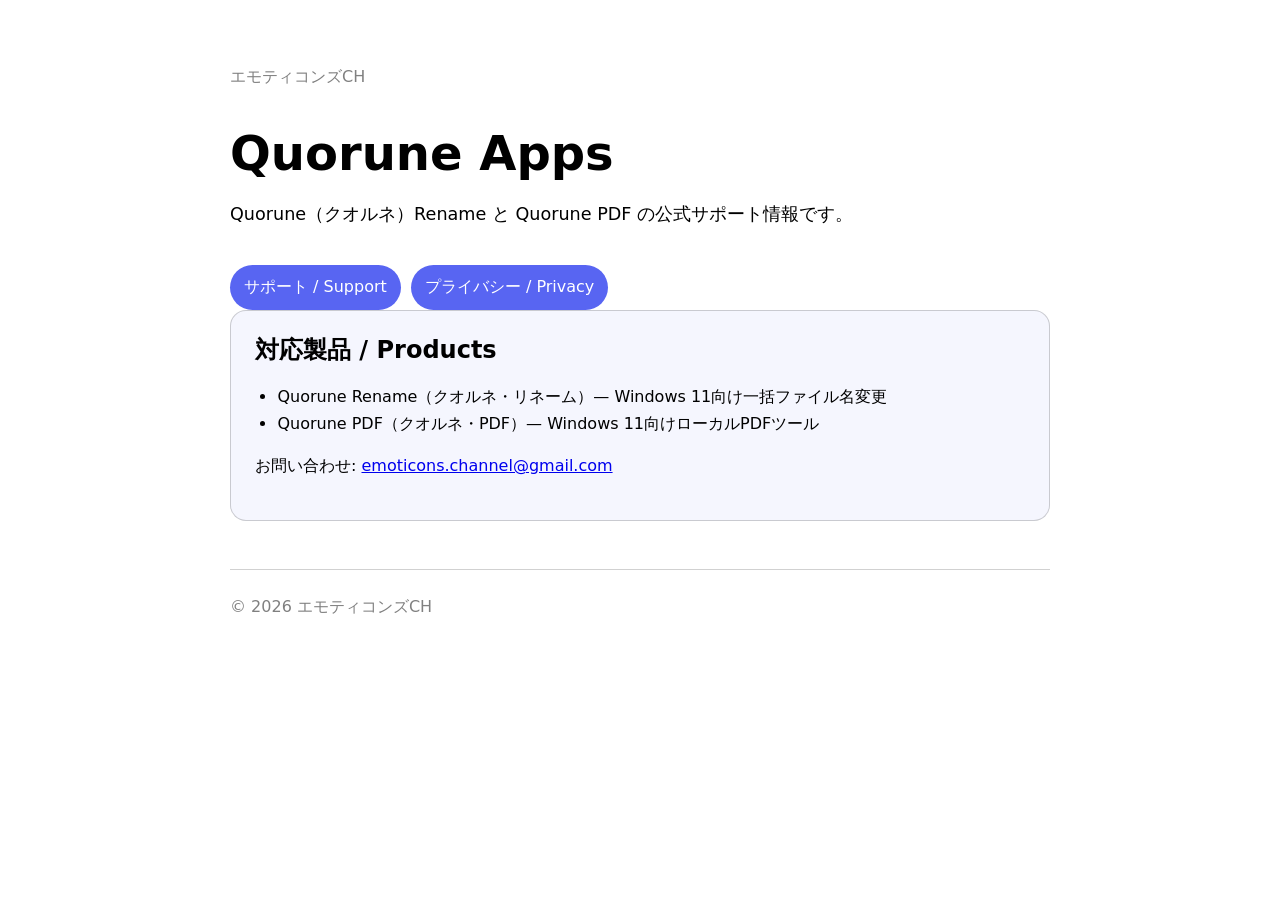
<file: index.html>
<!doctype html>
<html lang="ja">
<head>
  <meta charset="utf-8">
  <meta name="viewport" content="width=device-width, initial-scale=1">
  <title>Quorune サポート</title>
  <link rel="stylesheet" href="styles.css">
</head>
<body>
<main>
  <header>
    <p class="meta">エモティコンズCH</p>
    <h1>Quorune Apps</h1>
    <p class="lead">Quorune（クオルネ）Rename と Quorune PDF の公式サポート情報です。</p>
  </header>
  <nav aria-label="ページ">
    <a href="support/">サポート / Support</a>
    <a href="privacy/">プライバシー / Privacy</a>
  </nav>
  <section class="card">
    <h2>対応製品 / Products</h2>
    <ul>
      <li>Quorune Rename（クオルネ・リネーム）— Windows 11向け一括ファイル名変更</li>
      <li>Quorune PDF（クオルネ・PDF）— Windows 11向けローカルPDFツール</li>
    </ul>
    <p>お問い合わせ: <a href="mailto:emoticons.channel@gmail.com">emoticons.channel@gmail.com</a></p>
  </section>
  <footer>© 2026 エモティコンズCH</footer>
</main>
</body>
</html>
</file>
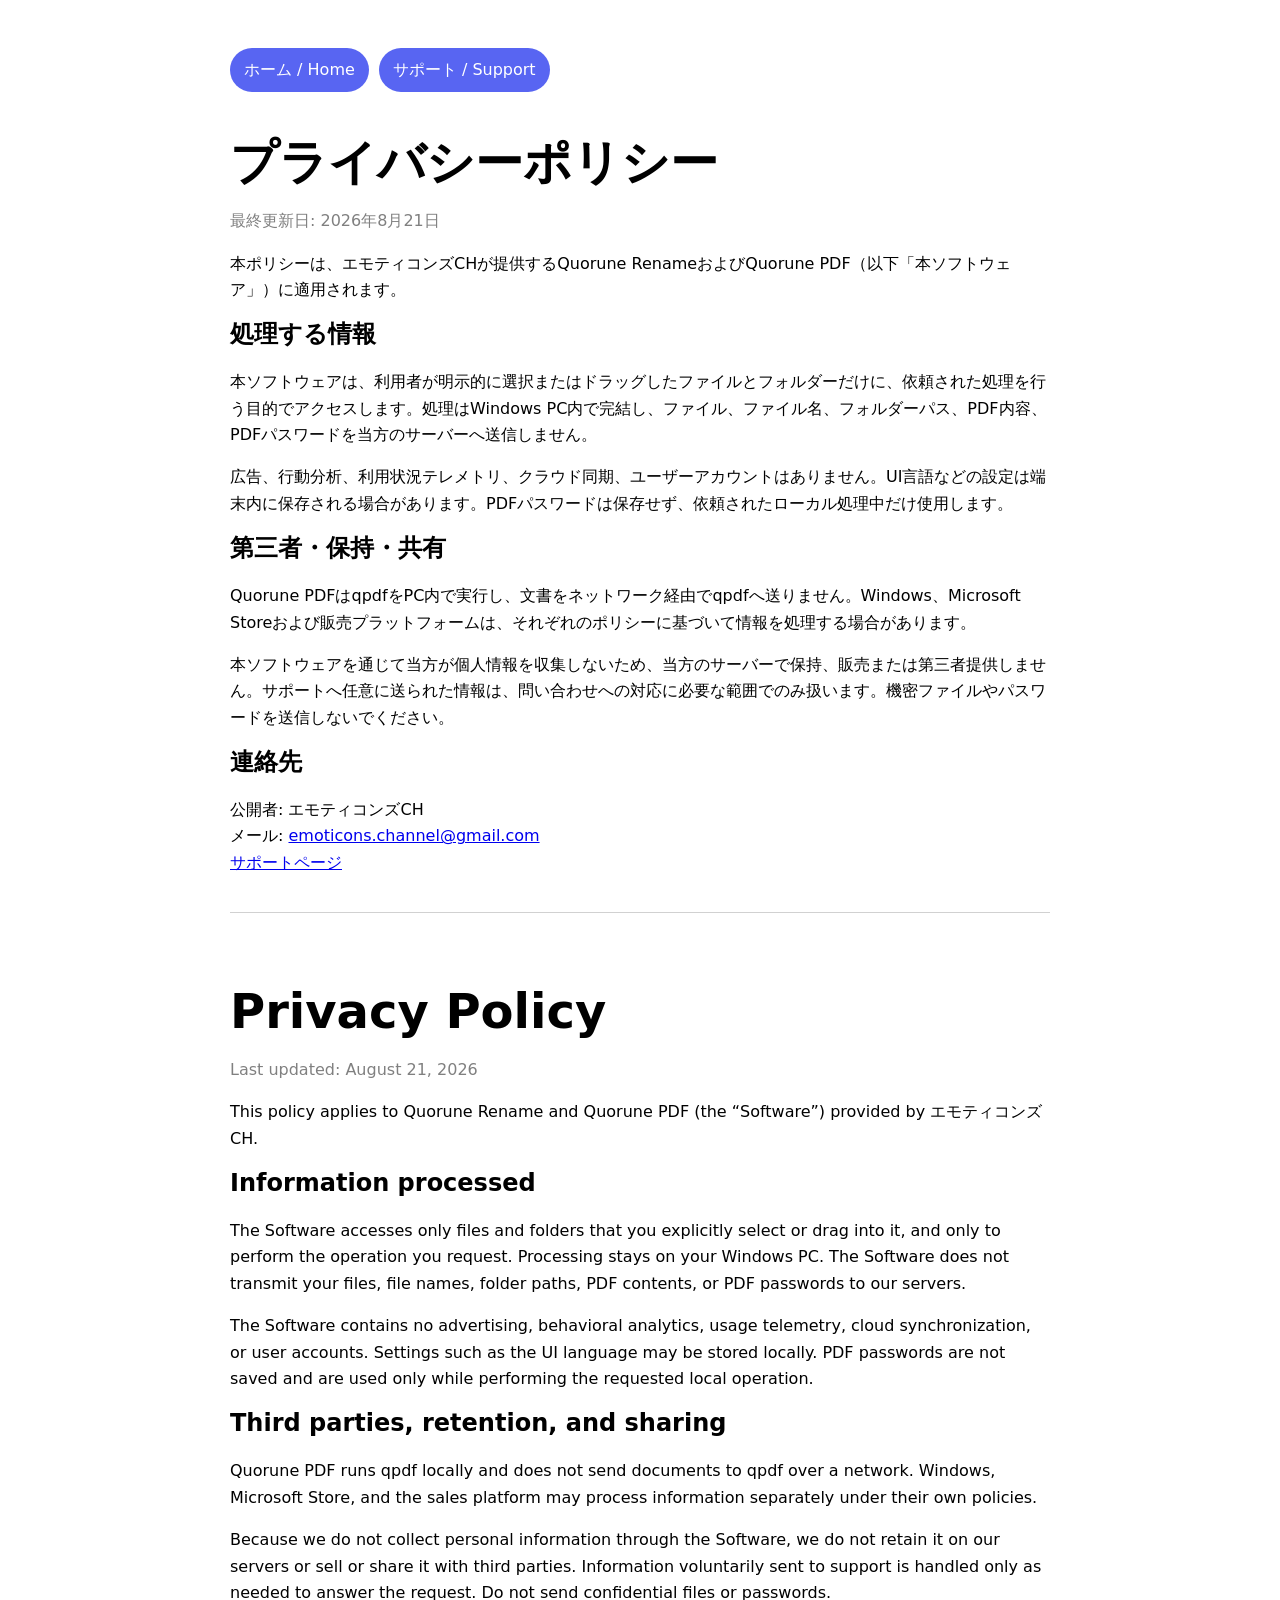
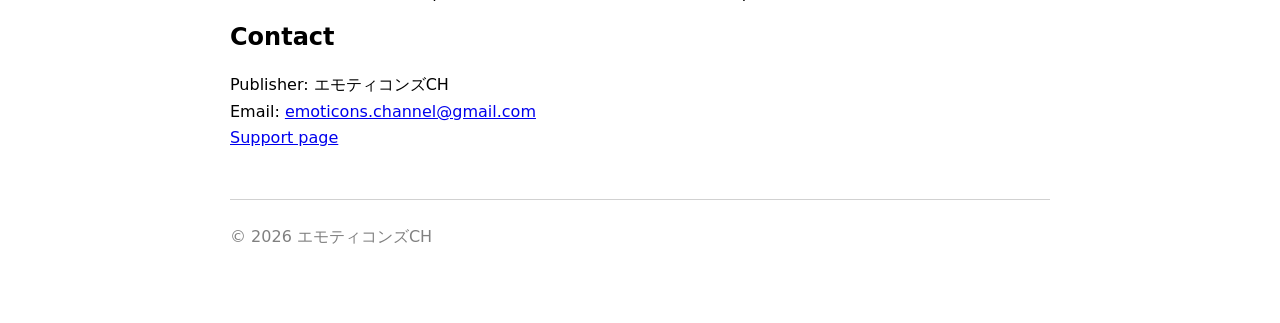
<file: privacy/index.html>
<!doctype html>
<html lang="ja">
<head>
  <meta charset="utf-8">
  <meta name="viewport" content="width=device-width, initial-scale=1">
  <title>Quorune プライバシーポリシー / Privacy Policy</title>
  <link rel="stylesheet" href="../styles.css">
</head>
<body>
<main>
  <nav aria-label="ページ"><a href="../">ホーム / Home</a><a href="../support/">サポート / Support</a></nav>
  <section>
    <h1>プライバシーポリシー</h1>
    <p class="meta">最終更新日: 2026年8月21日</p>
    <p>本ポリシーは、エモティコンズCHが提供するQuorune RenameおよびQuorune PDF（以下「本ソフトウェア」）に適用されます。</p>
    <h2>処理する情報</h2>
    <p>本ソフトウェアは、利用者が明示的に選択またはドラッグしたファイルとフォルダーだけに、依頼された処理を行う目的でアクセスします。処理はWindows PC内で完結し、ファイル、ファイル名、フォルダーパス、PDF内容、PDFパスワードを当方のサーバーへ送信しません。</p>
    <p>広告、行動分析、利用状況テレメトリ、クラウド同期、ユーザーアカウントはありません。UI言語などの設定は端末内に保存される場合があります。PDFパスワードは保存せず、依頼されたローカル処理中だけ使用します。</p>
    <h2>第三者・保持・共有</h2>
    <p>Quorune PDFはqpdfをPC内で実行し、文書をネットワーク経由でqpdfへ送りません。Windows、Microsoft Storeおよび販売プラットフォームは、それぞれのポリシーに基づいて情報を処理する場合があります。</p>
    <p>本ソフトウェアを通じて当方が個人情報を収集しないため、当方のサーバーで保持、販売または第三者提供しません。サポートへ任意に送られた情報は、問い合わせへの対応に必要な範囲でのみ扱います。機密ファイルやパスワードを送信しないでください。</p>
    <h2>連絡先</h2>
    <p>公開者: エモティコンズCH<br>メール: <a href="mailto:emoticons.channel@gmail.com">emoticons.channel@gmail.com</a><br><a href="../support/">サポートページ</a></p>
  </section>
  <section class="lang" lang="en">
    <h1>Privacy Policy</h1>
    <p class="meta">Last updated: August 21, 2026</p>
    <p>This policy applies to Quorune Rename and Quorune PDF (the “Software”) provided by エモティコンズCH.</p>
    <h2>Information processed</h2>
    <p>The Software accesses only files and folders that you explicitly select or drag into it, and only to perform the operation you request. Processing stays on your Windows PC. The Software does not transmit your files, file names, folder paths, PDF contents, or PDF passwords to our servers.</p>
    <p>The Software contains no advertising, behavioral analytics, usage telemetry, cloud synchronization, or user accounts. Settings such as the UI language may be stored locally. PDF passwords are not saved and are used only while performing the requested local operation.</p>
    <h2>Third parties, retention, and sharing</h2>
    <p>Quorune PDF runs qpdf locally and does not send documents to qpdf over a network. Windows, Microsoft Store, and the sales platform may process information separately under their own policies.</p>
    <p>Because we do not collect personal information through the Software, we do not retain it on our servers or sell or share it with third parties. Information voluntarily sent to support is handled only as needed to answer the request. Do not send confidential files or passwords.</p>
    <h2>Contact</h2>
    <p>Publisher: エモティコンズCH<br>Email: <a href="mailto:emoticons.channel@gmail.com">emoticons.channel@gmail.com</a><br><a href="../support/">Support page</a></p>
  </section>
  <footer>© 2026 エモティコンズCH</footer>
</main>
</body>
</html>
</file>
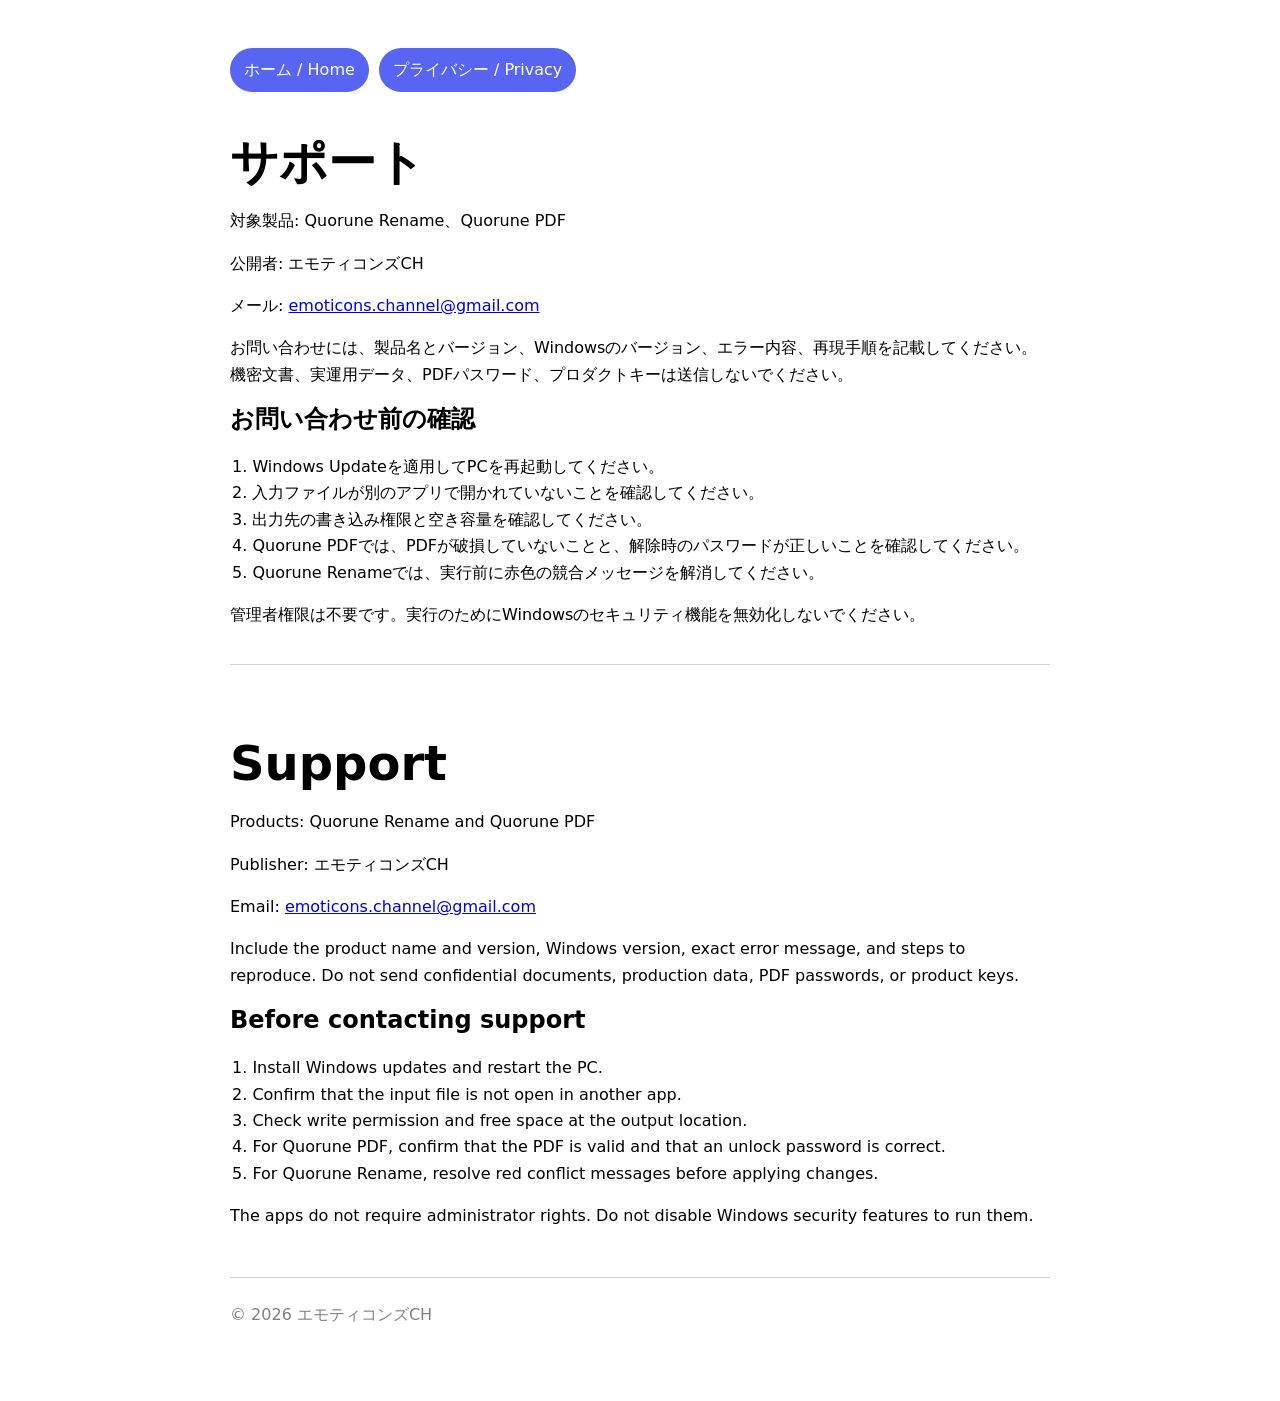
<file: support/index.html>
<!doctype html>
<html lang="ja">
<head>
  <meta charset="utf-8">
  <meta name="viewport" content="width=device-width, initial-scale=1">
  <title>Quorune サポート / Support</title>
  <link rel="stylesheet" href="../styles.css">
</head>
<body>
<main>
  <nav aria-label="ページ"><a href="../">ホーム / Home</a><a href="../privacy/">プライバシー / Privacy</a></nav>
  <section>
    <h1>サポート</h1>
    <p>対象製品: Quorune Rename、Quorune PDF</p>
    <p>公開者: エモティコンズCH</p>
    <p>メール: <a href="mailto:emoticons.channel@gmail.com">emoticons.channel@gmail.com</a></p>
    <p>お問い合わせには、製品名とバージョン、Windowsのバージョン、エラー内容、再現手順を記載してください。機密文書、実運用データ、PDFパスワード、プロダクトキーは送信しないでください。</p>
    <h2>お問い合わせ前の確認</h2>
    <ol>
      <li>Windows Updateを適用してPCを再起動してください。</li>
      <li>入力ファイルが別のアプリで開かれていないことを確認してください。</li>
      <li>出力先の書き込み権限と空き容量を確認してください。</li>
      <li>Quorune PDFでは、PDFが破損していないことと、解除時のパスワードが正しいことを確認してください。</li>
      <li>Quorune Renameでは、実行前に赤色の競合メッセージを解消してください。</li>
    </ol>
    <p>管理者権限は不要です。実行のためにWindowsのセキュリティ機能を無効化しないでください。</p>
  </section>
  <section class="lang" lang="en">
    <h1>Support</h1>
    <p>Products: Quorune Rename and Quorune PDF</p>
    <p>Publisher: エモティコンズCH</p>
    <p>Email: <a href="mailto:emoticons.channel@gmail.com">emoticons.channel@gmail.com</a></p>
    <p>Include the product name and version, Windows version, exact error message, and steps to reproduce. Do not send confidential documents, production data, PDF passwords, or product keys.</p>
    <h2>Before contacting support</h2>
    <ol>
      <li>Install Windows updates and restart the PC.</li>
      <li>Confirm that the input file is not open in another app.</li>
      <li>Check write permission and free space at the output location.</li>
      <li>For Quorune PDF, confirm that the PDF is valid and that an unlock password is correct.</li>
      <li>For Quorune Rename, resolve red conflict messages before applying changes.</li>
    </ol>
    <p>The apps do not require administrator rights. Do not disable Windows security features to run them.</p>
  </section>
  <footer>© 2026 エモティコンズCH</footer>
</main>
</body>
</html>
</file>
<file: styles.css>
:root {
  color-scheme: light dark;
  font-family: "Segoe UI", "Yu Gothic UI", system-ui, sans-serif;
  line-height: 1.65;
  --accent: #5865f2;
  --surface: color-mix(in srgb, Canvas 94%, var(--accent) 6%);
  --border: color-mix(in srgb, CanvasText 18%, transparent);
}

* { box-sizing: border-box; }
body { margin: 0; background: Canvas; color: CanvasText; }
main { width: min(820px, calc(100% - 32px)); margin: 0 auto; padding: 48px 0 72px; }
header, section { margin-bottom: 36px; }
h1, h2 { line-height: 1.25; }
h1 { font-size: clamp(2rem, 6vw, 3rem); margin-bottom: 8px; }
h2 { margin-top: 0; }
.lead { font-size: 1.1rem; }
.card { padding: 24px; border: 1px solid var(--border); border-radius: 16px; background: var(--surface); }
.lang { padding-top: 28px; border-top: 1px solid var(--border); }
nav { display: flex; flex-wrap: wrap; gap: 10px; }
nav a, .button { display: inline-block; padding: 9px 14px; border-radius: 999px; background: var(--accent); color: white; text-decoration: none; }
a { color: LinkText; }
ul, ol { padding-left: 1.4rem; }
.meta { color: GrayText; }
footer { margin-top: 48px; padding-top: 24px; border-top: 1px solid var(--border); color: GrayText; }
</file>
